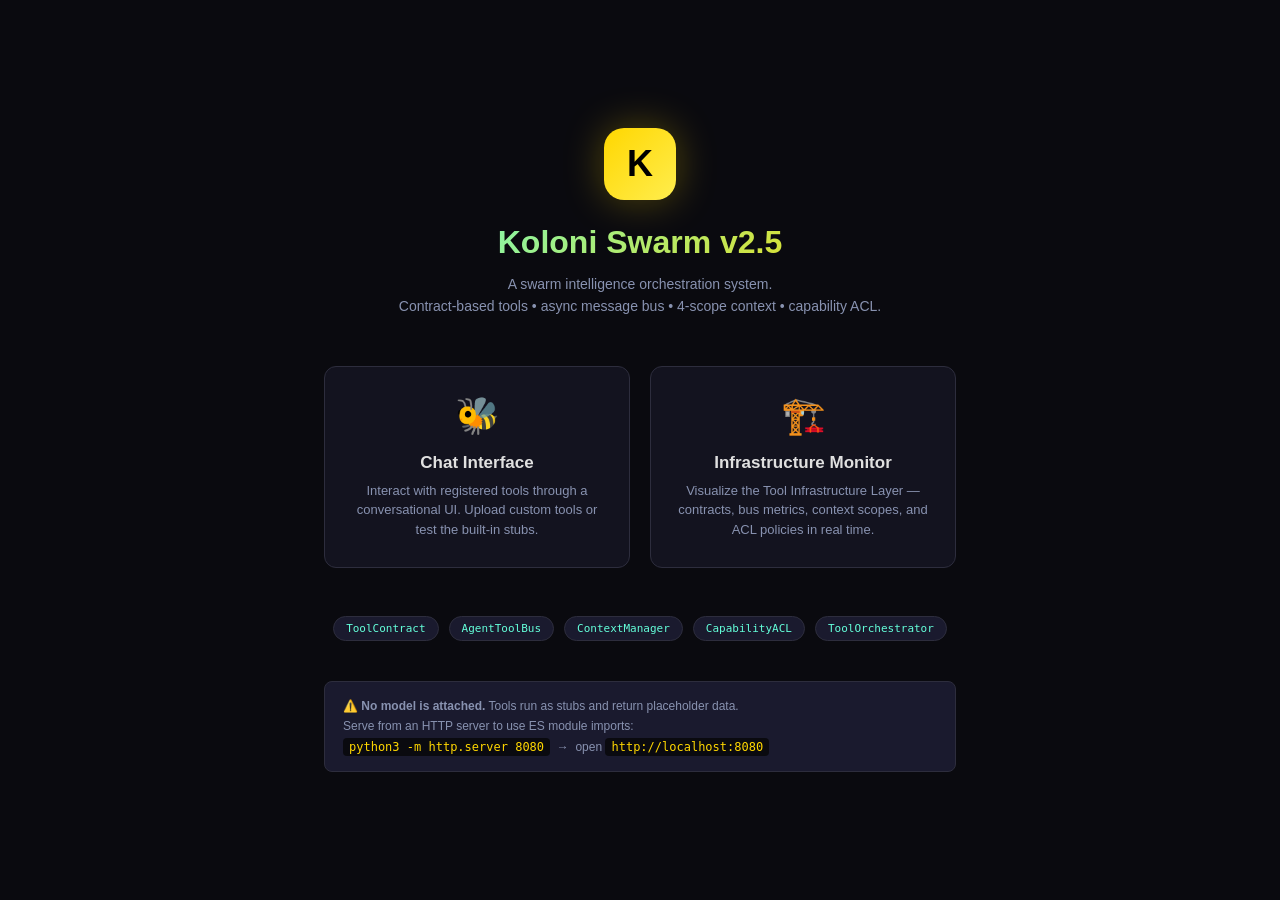
<file: index.html>
<!DOCTYPE html>
<html lang="en">
<head>
    <meta charset="UTF-8">
    <meta name="viewport" content="width=device-width, initial-scale=1.0">
    <title>Koloni Swarm v2.5</title>
    <link rel="stylesheet" href="./styles/variables.css">
    <style>
        * { margin: 0; padding: 0; box-sizing: border-box; }

        body {
            font-family: 'Segoe UI', Roboto, -apple-system, sans-serif;
            background: var(--bg-dark);
            color: var(--text-primary);
            min-height: 100vh;
            display: flex;
            align-items: center;
            justify-content: center;
        }

        .landing {
            text-align: center;
            max-width: 680px;
            padding: 40px 24px;
        }

        .logo-hex {
            width: 72px; height: 72px;
            background: linear-gradient(135deg, var(--queen-gold), #ffed4e);
            border-radius: 20px;
            display: flex; align-items: center; justify-content: center;
            font-size: 36px; font-weight: 900; color: #000;
            margin: 0 auto 24px;
            box-shadow: 0 0 40px rgba(255, 215, 0, 0.3);
        }

        h1 {
            font-size: 32px;
            font-weight: 700;
            background: linear-gradient(135deg, var(--accent), var(--queen-gold));
            -webkit-background-clip: text;
            -webkit-text-fill-color: transparent;
            background-clip: text;
            margin-bottom: 12px;
        }

        .subtitle {
            font-size: 14px;
            color: var(--text-secondary);
            margin-bottom: 48px;
            line-height: 1.6;
        }

        .views {
            display: grid;
            grid-template-columns: 1fr 1fr;
            gap: 20px;
            margin-bottom: 48px;
        }

        .view-card {
            background: var(--bg-panel);
            border: 1px solid var(--border-color);
            border-radius: 12px;
            padding: 28px 24px;
            text-decoration: none;
            color: var(--text-primary);
            transition: all 0.25s;
            display: block;
        }

        .view-card:hover {
            border-color: var(--accent);
            transform: translateY(-3px);
            box-shadow: 0 8px 32px rgba(100, 255, 218, 0.12);
        }

        .view-icon  { font-size: 36px; margin-bottom: 16px; }
        .view-title { font-size: 17px; font-weight: 700; margin-bottom: 8px; }
        .view-desc  { font-size: 13px; color: var(--text-secondary); line-height: 1.5; }

        .components {
            display: flex;
            flex-wrap: wrap;
            gap: 10px;
            justify-content: center;
            margin-bottom: 40px;
        }

        .chip {
            font-size: 11px;
            font-family: monospace;
            background: var(--bg-card);
            border: 1px solid var(--border-color);
            border-radius: 20px;
            padding: 5px 12px;
            color: var(--accent);
        }

        .notice {
            font-size: 12px;
            color: var(--text-secondary);
            background: var(--bg-card);
            border: 1px solid var(--border-color);
            border-radius: 8px;
            padding: 14px 18px;
            text-align: left;
            line-height: 1.7;
        }

        .notice code {
            font-family: monospace;
            background: var(--bg-dark);
            padding: 2px 6px;
            border-radius: 4px;
            color: var(--queen-gold);
        }
    </style>
</head>
<body>
<div class="landing">
    <div class="logo-hex">K</div>

    <h1>Koloni Swarm v2.5</h1>

    <p class="subtitle">
        A swarm intelligence orchestration system.<br>
        Contract-based tools &bull; async message bus &bull; 4-scope context &bull; capability ACL.
    </p>

    <div class="views">
        <a href="./chat.html" class="view-card">
            <div class="view-icon">🐝</div>
            <div class="view-title">Chat Interface</div>
            <div class="view-desc">
                Interact with registered tools through a conversational UI.
                Upload custom tools or test the built-in stubs.
            </div>
        </a>
        <a href="./infrastructure.html" class="view-card">
            <div class="view-icon">🏗️</div>
            <div class="view-title">Infrastructure Monitor</div>
            <div class="view-desc">
                Visualize the Tool Infrastructure Layer — contracts, bus metrics,
                context scopes, and ACL policies in real time.
            </div>
        </a>
    </div>

    <div class="components">
        <span class="chip">ToolContract</span>
        <span class="chip">AgentToolBus</span>
        <span class="chip">ContextManager</span>
        <span class="chip">CapabilityACL</span>
        <span class="chip">ToolOrchestrator</span>
    </div>

    <div class="notice">
        ⚠️ <strong>No model is attached.</strong>
        Tools run as stubs and return placeholder data.<br>
        Serve from an HTTP server to use ES module imports:<br>
        <code>python3 -m http.server 8080</code> &nbsp;→&nbsp; open <code>http://localhost:8080</code>
    </div>
</div>
</body>
</html>
</file>
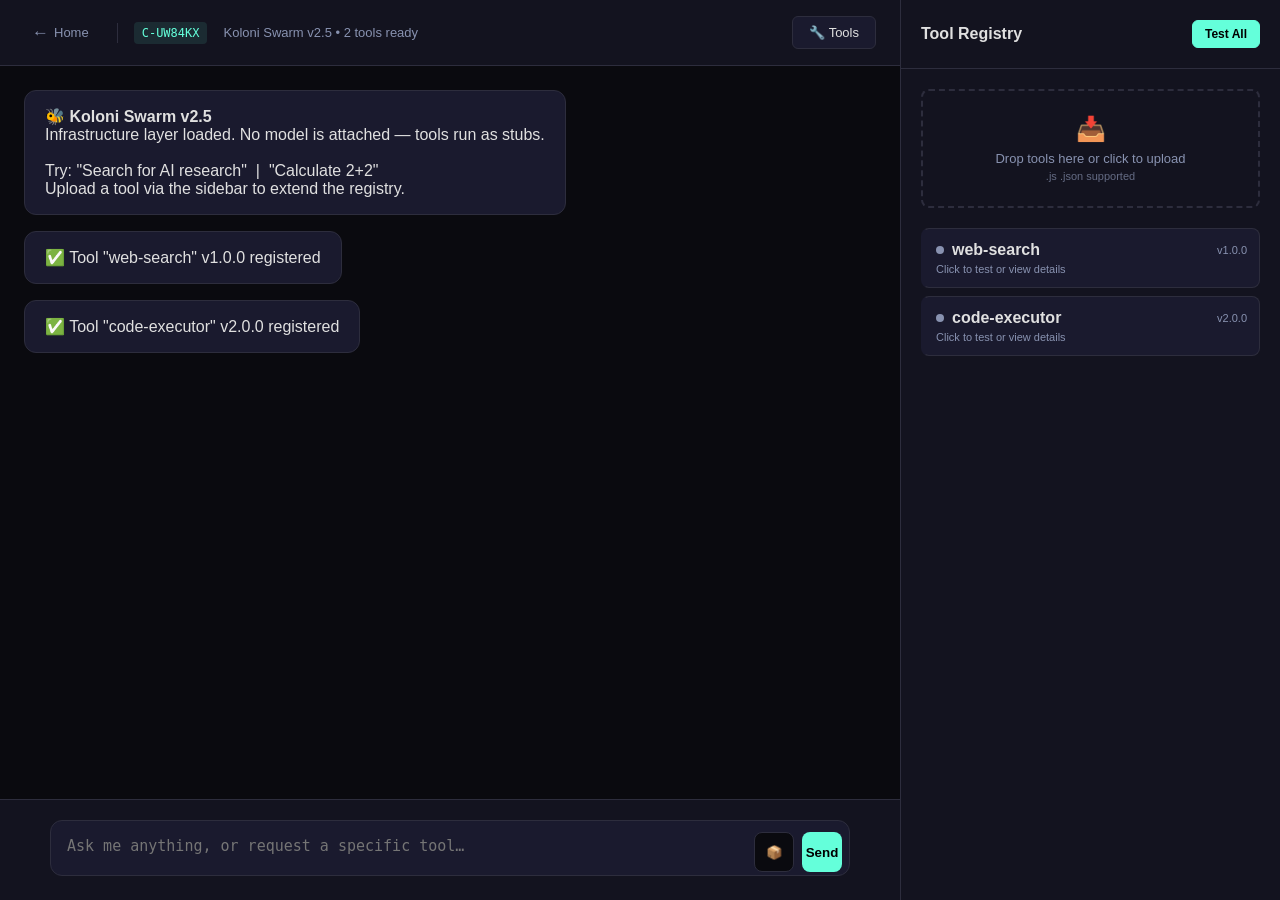
<file: chat.html>
<!DOCTYPE html>
<html lang="en">
<head>
    <meta charset="UTF-8">
    <meta name="viewport" content="width=device-width, initial-scale=1.0">
    <title>Koloni Swarm v2.5 — Chat</title>
    <link rel="stylesheet" href="./styles/common.css">
    <style>
        /* ── Layout ──────────────────────────────────────────── */
        .main-container {
            flex: 1;
            display: flex;
            flex-direction: column;
            position: relative;
        }

        /* ── Header ──────────────────────────────────────────── */
        .chat-header {
            background: var(--bg-panel);
            border-bottom: 1px solid var(--border-color);
            padding: 16px 24px;
            display: flex;
            justify-content: space-between;
            align-items: center;
        }

        .colony-info { display: flex; align-items: center; gap: 16px; }

        .colony-id {
            font-family: monospace;
            font-size: 12px;
            color: var(--accent);
            background: rgba(100, 255, 218, 0.1);
            padding: 4px 8px;
            border-radius: 4px;
        }

        /* ── Messages ────────────────────────────────────────── */
        .chat-messages {
            flex: 1;
            overflow-y: auto;
            padding: 24px;
            display: flex;
            flex-direction: column;
            gap: 16px;
        }

        .message {
            max-width: 80%;
            padding: 16px 20px;
            border-radius: 12px;
            animation: messageSlide 0.3s ease-out;
        }

        .message-user {
            align-self: flex-end;
            background: linear-gradient(135deg, var(--worker-blue), #3457c4);
            color: white;
        }

        .message-system {
            align-self: flex-start;
            background: var(--bg-card);
            border: 1px solid var(--border-color);
        }

        .message-tool {
            align-self: flex-start;
            background: rgba(0, 255, 127, 0.1);
            border: 1px solid var(--tool-active);
            font-family: monospace;
            font-size: 12px;
        }

        /* ── Input area ──────────────────────────────────────── */
        .input-container {
            background: var(--bg-panel);
            border-top: 1px solid var(--border-color);
            padding: 20px 24px;
        }

        .input-wrapper {
            max-width: 800px;
            margin: 0 auto;
            position: relative;
        }

        .chat-input {
            width: 100%;
            background: var(--bg-card);
            border: 1px solid var(--border-color);
            border-radius: 12px;
            padding: 16px 120px 16px 16px;
            color: var(--text-primary);
            font-size: 15px;
            resize: none;
            min-height: 56px;
        }

        .chat-input:focus { outline: none; border-color: var(--accent); }

        .input-actions {
            position: absolute;
            right: 8px;
            bottom: 8px;
            display: flex;
            gap: 8px;
        }

        .icon-btn {
            width: 40px;
            height: 40px;
            border: 1px solid var(--border-color);
            background: var(--bg-dark);
            color: var(--text-secondary);
            border-radius: 8px;
            cursor: pointer;
            display: flex;
            align-items: center;
            justify-content: center;
            transition: all 0.2s;
        }

        .icon-btn:hover         { border-color: var(--accent); color: var(--accent); }
        .icon-btn.send          { background: var(--accent); color: #000; border: none; font-weight: 600; }

        /* ── Tool Sidebar ────────────────────────────────────── */
        .tool-sidebar {
            width: 380px;
            background: var(--bg-panel);
            border-left: 1px solid var(--border-color);
            display: flex;
            flex-direction: column;
            overflow: hidden;
        }

        .tool-header {
            padding: 20px;
            border-bottom: 1px solid var(--border-color);
            font-weight: 600;
            display: flex;
            justify-content: space-between;
            align-items: center;
        }

        .upload-zone {
            margin: 20px;
            padding: 24px;
            border: 2px dashed var(--border-color);
            border-radius: 8px;
            text-align: center;
            cursor: pointer;
            transition: all 0.2s;
        }

        .upload-zone:hover,
        .upload-zone.drag-active {
            border-color: var(--accent);
            background: rgba(100, 255, 218, 0.05);
        }

        .tool-list {
            flex: 1;
            overflow-y: auto;
            padding: 0 20px;
        }

        .tool-card {
            background: var(--bg-card);
            border: 1px solid var(--border-color);
            border-radius: 8px;
            padding: 12px;
            margin-bottom: 8px;
            cursor: pointer;
            transition: all 0.2s;
            border-left: 3px solid transparent;
        }

        .tool-card:hover   { border-color: var(--accent); }
        .tool-card.active  { border-left-color: var(--tool-active); }
        .tool-card.error   { border-left-color: var(--tool-error); }

        /* ── Tool detail modal ───────────────────────────────── */
        .modal-overlay {
            position: fixed;
            inset: 0;
            background: rgba(0,0,0,0.8);
            display: none;
            align-items: center;
            justify-content: center;
            z-index: 1000;
        }

        .modal-overlay.active { display: flex; }

        .modal {
            background: var(--bg-panel);
            border: 1px solid var(--border-color);
            border-radius: 12px;
            width: 90%;
            max-width: 600px;
            max-height: 80vh;
            overflow-y: auto;
            padding: 24px;
        }
    </style>
</head>
<body>

<!-- ── Chat interface ─────────────────────────────────────────────────── -->
<main class="main-container">
    <header class="chat-header">
        <div class="colony-info">
            <a href="./index.html" style="display:flex;align-items:center;gap:5px;color:var(--text-secondary);text-decoration:none;font-size:13px;font-weight:500;padding:5px 8px;border-radius:6px;transition:all 0.2s;margin-right:4px;"
               onmouseover="this.style.background='rgba(255,255,255,0.05)';this.style.color='var(--text-primary)'"
               onmouseout="this.style.background='';this.style.color='var(--text-secondary)'">
                <span style="font-size:17px;">←</span> Home
            </a>
            <div style="width:1px;height:20px;background:var(--border-color);"></div>
            <div class="colony-id" id="colonyId">C-DEV-—</div>
            <div style="font-size: 13px; color: var(--text-secondary);">
                Koloni Swarm v2.5 &bull; <span id="activeToolCount">0</span> tools ready
            </div>
        </div>
        <button class="btn" onclick="toggleToolSidebar()">🔧 Tools</button>
    </header>

    <div class="chat-messages" id="chatMessages">
        <div class="message message-system">
            <strong>🐝 Koloni Swarm v2.5</strong><br>
            Infrastructure layer loaded. No model is attached — tools run as stubs.<br><br>
            Try: "Search for AI research" &nbsp;|&nbsp; "Calculate 2+2"<br>
            Upload a tool via the sidebar to extend the registry.
        </div>
    </div>

    <div class="input-container">
        <div class="input-wrapper">
            <textarea class="chat-input" id="chatInput"
                placeholder="Ask me anything, or request a specific tool…" rows="1"></textarea>
            <div class="input-actions">
                <button class="icon-btn" title="Upload Tool"
                    onclick="document.getElementById('fileInput').click()">📦</button>
                <button class="icon-btn send" onclick="submitQuery()">Send</button>
            </div>
        </div>
    </div>
</main>

<!-- ── Tool sidebar ───────────────────────────────────────────────────── -->
<aside class="tool-sidebar" id="toolSidebar">
    <div class="tool-header">
        <div>Tool Registry</div>
        <button class="btn btn-accent" onclick="runAllTests()" style="font-size: 12px; padding: 6px 12px;">
            Test All
        </button>
    </div>

    <div class="upload-zone" id="uploadZone"
         onclick="document.getElementById('fileInput').click()">
        <div style="font-size: 24px; margin-bottom: 8px;">📥</div>
        <div style="font-size: 13px; color: var(--text-secondary);">Drop tools here or click to upload</div>
        <div style="font-size: 11px; color: var(--text-secondary); opacity: 0.7; margin-top: 4px;">.js .json supported</div>
    </div>

    <input type="file" id="fileInput" class="hidden" multiple accept=".js,.json"
           onchange="handleFiles(this.files)">

    <div class="tool-list" id="toolList">
        <div style="text-align: center; color: var(--text-secondary); padding: 40px; font-size: 13px;">
            No tools registered yet.<br>Upload a tool to get started.
        </div>
    </div>
</aside>

<!-- ── Tool detail modal ──────────────────────────────────────────────── -->
<div class="modal-overlay" id="toolModal">
    <div class="modal">
        <div style="display: flex; justify-content: space-between; align-items: center; margin-bottom: 20px;">
            <h3 id="modalToolName">Tool Details</h3>
            <button onclick="closeModal()"
                style="background: none; border: none; color: var(--text-secondary); font-size: 20px; cursor: pointer;">×</button>
        </div>
        <div id="modalContent"></div>
    </div>
</div>

<script type="module">
import { ToolContract }     from './src/core/ToolContract.js';
import { ContextManager }   from './src/core/ContextManager.js';
import { AgentToolBus }     from './src/core/AgentToolBus.js';
import { CapabilityACL }    from './src/core/CapabilityACL.js';
import { ToolOrchestrator } from './src/core/ToolOrchestrator.js';

// ── Infrastructure (no bus — direct execution for real stub results) ──────
const context      = new ContextManager();
const acl          = new CapabilityACL();
const orchestrator = new ToolOrchestrator(null, context, acl); // null bus → direct

// Shared tool registry (also used by sidebar UI)
const toolRegistry = new Map(); // id → ToolContract

// ── Chat state ────────────────────────────────────────────────────────────
const colonyId = `C-${Math.random().toString(36).substr(2, 6).toUpperCase()}`;
document.getElementById('colonyId').textContent = colonyId;

// Seed context for worker agent
context.set('agent_id',     colonyId,                 'agent');
context.set('agent_claims', acl.generateClaims('worker'), 'agent');

// ── Register a tool (contract + orchestrator + UI) ────────────────────────
function registerTool(spec) {
    try {
        const contract = new ToolContract(spec);
        orchestrator.registerContract(contract);
        toolRegistry.set(spec.id, contract);
        renderToolList();
        document.getElementById('activeToolCount').textContent = toolRegistry.size;
        addMessage(`✅ Tool "${spec.id}" v${spec.version} registered`, 'system');
    } catch (err) {
        addMessage(`❌ Failed to register tool: ${err.message}`, 'system');
    }
}

// ── Built-in stub tools ───────────────────────────────────────────────────
// No model is attached — stubs return placeholder data.
// Replace execute() bodies when real integrations are added.

registerTool({
    id: 'web-search', version: '1.0.0', schema: 'koloni-tool-v1',
    input:  { type: 'object', required: ['query'] },
    output: { type: 'object' },
    timeout: 10000,
    execute: async (input) => ({
        results: [`[stub] Results for: "${input.query}"`, 'Connect a model to get real results.'],
        sources: [],
    }),
});

registerTool({
    id: 'code-executor', version: '2.0.0', schema: 'koloni-tool-v1',
    input:  { type: 'object', required: ['code'] },
    output: { type: 'object' },
    timeout: 5000,
    execute: async (input) => ({
        stdout: `[stub] Would execute: ${input.code}`,
        stderr: '',
        exitCode: 0,
    }),
});

// ── Chat interaction ──────────────────────────────────────────────────────
async function submitQuery() {
    const textarea = document.getElementById('chatInput');
    const text     = textarea.value.trim();
    if (!text) return;

    addMessage(text, 'user');
    textarea.value = '';

    const toolId = detectIntent(text);
    if (toolId && toolRegistry.has(toolId)) {
        await executeToolWorkflow(toolId, text);
    } else {
        setTimeout(() => {
            addMessage(
                `Received: "${text}"\n\nNo matching tool found. Try:\n• "Search for [topic]"\n• "Calculate [expression]"`,
                'system'
            );
        }, 300);
    }
}

function detectIntent(text) {
    const t = text.toLowerCase();
    if (t.match(/search|find|look up/))             return 'web-search';
    if (t.match(/calculate|compute|run|execute/))   return 'code-executor';
    return null;
}

async function executeToolWorkflow(toolId, userInput) {
    addMessage(`🔧 Routing to ${toolId}…`, 'system');
    try {
        const input  = buildInput(toolId, userInput);
        const result = await orchestrator.execute(colonyId, toolId, input);
        addMessage(JSON.stringify(result, null, 2), 'tool');
        context.set(`${toolId}_last_result`, result, 'colony');
    } catch (err) {
        addMessage(`❌ Tool Error: ${err.message}`, 'system');
    }
}

function buildInput(toolId, text) {
    if (toolId === 'web-search')    return { query: text.replace(/search for|look up|find/gi, '').trim() };
    if (toolId === 'code-executor') return { code: text, language: 'javascript' };
    return { input: text };
}

function addMessage(content, type) {
    const container = document.getElementById('chatMessages');
    const msg = document.createElement('div');
    msg.className = `message message-${type}`;
    msg.innerHTML = type === 'tool'
        ? `<div style="font-weight:600;margin-bottom:8px;color:var(--tool-active);">⚡ Tool Output</div>
           <pre style="margin:0;white-space:pre-wrap;">${content}</pre>`
        : content;
    container.appendChild(msg);
    container.scrollTop = container.scrollHeight;
}

// ── File upload ───────────────────────────────────────────────────────────
function handleFiles(files) {
    Array.from(files).forEach(file => {
        const reader = new FileReader();
        reader.onload = (e) => {
            try {
                const spec = parseToolFile(e.target.result, file.name);
                registerTool(spec);
            } catch (err) {
                addMessage(`❌ Failed to load ${file.name}: ${err.message}`, 'system');
            }
        };
        reader.readAsText(file);
    });
}

function parseToolFile(content, filename) {
    // Try to parse as JSON spec first
    if (filename.endsWith('.json')) {
        const spec = JSON.parse(content);
        // execute must be added separately; JSON tools are metadata-only for now
        spec.execute = async (input) => ({ result: '[stub] JSON tool — add execute logic' });
        return spec;
    }

    // .js file: wrap content as execute body (koloni-tool-v1 spec required in comments or auto-generated)
    const name = filename.replace(/\.[^/.]+$/, '');
    return {
        id:      name,
        version: '1.0.0',
        schema:  'koloni-tool-v1',
        input:   { type: 'object', required: ['input'] },
        output:  { type: 'object' },
        timeout: 5000,
        // NOTE: new Function executes uploaded JS — only use trusted sources.
        execute: new Function('input', 'context', `return (async()=>{ ${content} })()`),
    };
}

// ── Sidebar UI ────────────────────────────────────────────────────────────
function renderToolList() {
    const list = document.getElementById('toolList');
    if (toolRegistry.size === 0) {
        list.innerHTML = `<div style="text-align:center;color:var(--text-secondary);padding:40px;font-size:13px;">
            No tools registered yet.<br>Upload a tool to get started.</div>`;
        return;
    }

    list.innerHTML = '';
    toolRegistry.forEach((contract, id) => {
        const card = document.createElement('div');
        card.className = `tool-card ${contract.status}`;
        card.innerHTML = `
            <div style="display:flex;align-items:center;margin-bottom:4px;">
                <span class="status-dot ${contract.status === 'active' ? 'ready' : ''}"></span>
                <strong style="margin-left:8px;">${id}</strong>
                <span style="margin-left:auto;font-size:11px;color:var(--text-secondary);">v${contract.spec.version}</span>
            </div>
            <div style="font-size:11px;color:var(--text-secondary);">Click to test or view details</div>`;
        card.onclick = () => showToolDetails(id);
        list.appendChild(card);
    });
}

function showToolDetails(id) {
    const contract = toolRegistry.get(id);
    document.getElementById('modalToolName').textContent = id;
    document.getElementById('modalContent').innerHTML = `
        <div style="margin-bottom:16px;">
            <div style="font-size:11px;color:var(--text-secondary);margin-bottom:4px;">Status</div>
            <div style="font-weight:600;color:var(--text-secondary);">${(contract.status || 'inactive').toUpperCase()}</div>
        </div>
        <div style="margin-bottom:16px;">
            <div style="font-size:11px;color:var(--text-secondary);margin-bottom:4px;">Input Schema</div>
            <pre class="code-block">${JSON.stringify(contract.spec.input, null, 2)}</pre>
        </div>
        <button class="btn btn-accent" onclick="testTool('${id}')"
            style="width:100%;padding:12px;margin-bottom:8px;justify-content:center;">Test Tool</button>
        <button onclick="deleteTool('${id}')"
            style="width:100%;padding:12px;background:rgba(255,71,87,0.2);border:1px solid var(--tool-error);
                   color:var(--tool-error);border-radius:6px;cursor:pointer;">Remove Tool</button>`;
    document.getElementById('toolModal').classList.add('active');
}

async function testTool(id) {
    const contract = toolRegistry.get(id);
    try {
        const result = await contract.execute({ input: 'test', query: 'test', code: 'console.log("test")' }, context);
        alert(`✅ Test passed!\n\n${JSON.stringify(result, null, 2)}`);
        contract.status = 'active';
    } catch (err) {
        alert(`❌ Test failed: ${err.message}`);
        contract.status = 'error';
    }
    renderToolList();
}

async function runAllTests() {
    for (const [id, contract] of toolRegistry) {
        try {
            await contract.execute({ input: 'test', query: 'test', code: 'test' }, context);
            contract.status = 'active';
        } catch {
            contract.status = 'error';
        }
    }
    renderToolList();
    addMessage(`🧪 Tested ${toolRegistry.size} tool(s). Check sidebar for results.`, 'system');
}

function deleteTool(id) {
    toolRegistry.delete(id);
    orchestrator.contracts.delete(id);
    document.getElementById('activeToolCount').textContent = toolRegistry.size;
    closeModal();
    renderToolList();
    addMessage(`🗑️ Tool "${id}" removed from registry`, 'system');
}

function closeModal() { document.getElementById('toolModal').classList.remove('active'); }

function toggleToolSidebar() {
    const sb = document.getElementById('toolSidebar');
    sb.style.display = sb.style.display === 'none' ? 'flex' : 'none';
}

// ── Drag-and-drop ─────────────────────────────────────────────────────────
const uploadZone = document.getElementById('uploadZone');
uploadZone.addEventListener('dragover',  (e) => { e.preventDefault(); uploadZone.classList.add('drag-active'); });
uploadZone.addEventListener('dragleave', ()  => uploadZone.classList.remove('drag-active'));
uploadZone.addEventListener('drop',      (e) => {
    e.preventDefault();
    uploadZone.classList.remove('drag-active');
    handleFiles(e.dataTransfer.files);
});

// ── Enter to send ─────────────────────────────────────────────────────────
document.getElementById('chatInput').addEventListener('keypress', (e) => {
    if (e.key === 'Enter' && !e.shiftKey) { e.preventDefault(); submitQuery(); }
});

// Expose globals needed by inline onclick handlers
window.toggleToolSidebar = toggleToolSidebar;
window.handleFiles       = handleFiles;
window.submitQuery       = submitQuery;
window.closeModal        = closeModal;
window.showToolDetails   = showToolDetails;
window.testTool          = testTool;
window.deleteTool        = deleteTool;
window.runAllTests       = runAllTests;
</script>
</body>
</html>
</file>
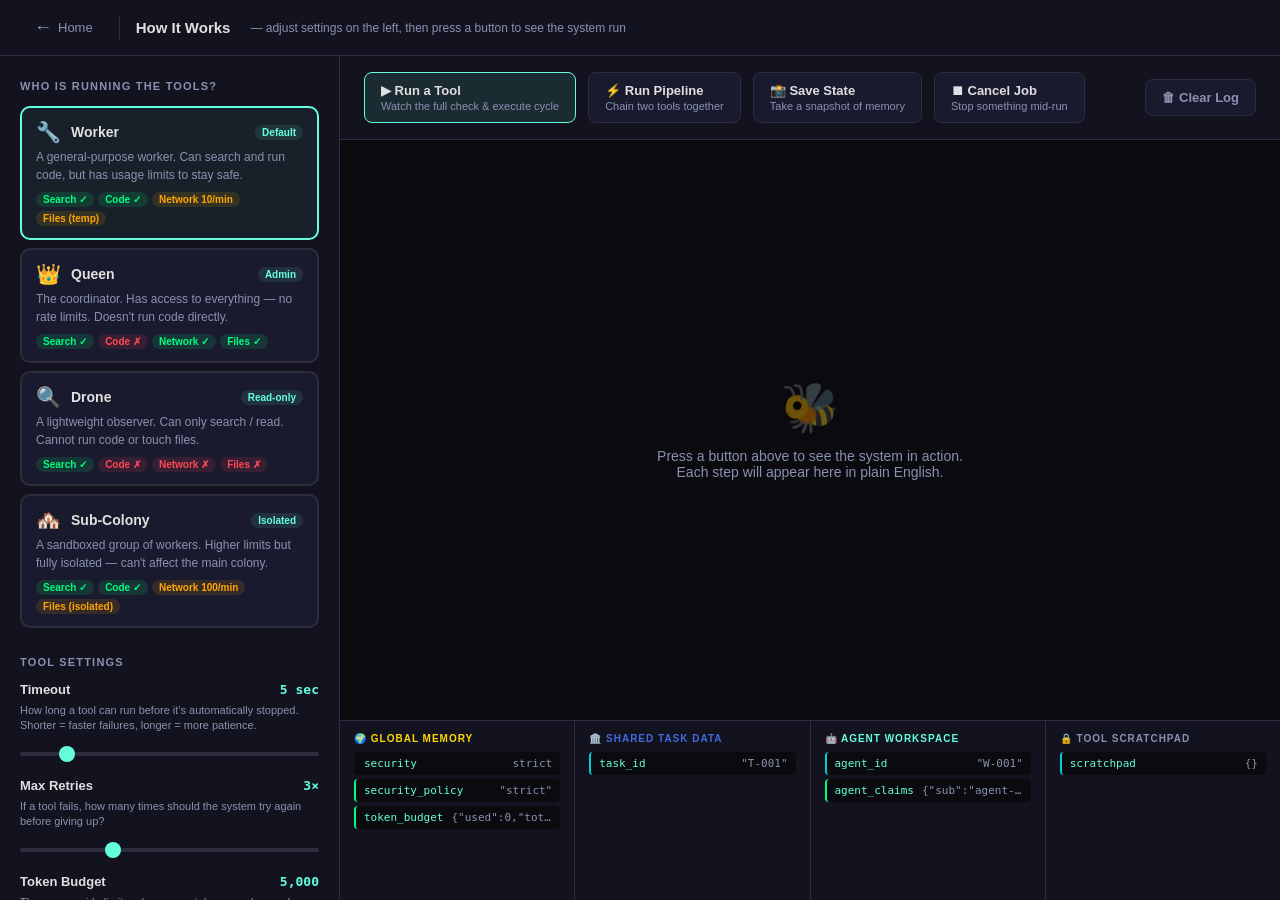
<file: infrastructure.html>
<!DOCTYPE html>
<html lang="en">
<head>
    <meta charset="UTF-8">
    <meta name="viewport" content="width=device-width, initial-scale=1.0">
    <title>Koloni — How It Works</title>
    <link rel="stylesheet" href="./styles/variables.css">
    <style>
        * { margin: 0; padding: 0; box-sizing: border-box; }

        body {
            font-family: 'Segoe UI', Roboto, -apple-system, sans-serif;
            background: var(--bg-dark);
            color: var(--text-primary);
            height: 100vh;
            overflow: hidden;
            display: flex;
            flex-direction: column;
        }

        /* ── Top bar ─────────────────────────────────────────── */
        .topbar {
            background: var(--bg-panel);
            border-bottom: 1px solid var(--border-color);
            padding: 0 24px;
            height: 56px;
            display: flex;
            align-items: center;
            gap: 16px;
            flex-shrink: 0;
        }

        .back-btn {
            display: flex;
            align-items: center;
            gap: 6px;
            color: var(--text-secondary);
            text-decoration: none;
            font-size: 13px;
            font-weight: 500;
            padding: 6px 10px;
            border-radius: 6px;
            transition: all 0.2s;
        }

        .back-btn:hover {
            background: rgba(255,255,255,0.05);
            color: var(--text-primary);
        }

        .back-arrow { font-size: 18px; }

        .topbar-title {
            font-weight: 700;
            font-size: 15px;
        }

        .topbar-sub {
            font-size: 12px;
            color: var(--text-secondary);
            margin-left: 4px;
        }

        /* ── Main layout ─────────────────────────────────────── */
        .layout {
            flex: 1;
            display: flex;
            overflow: hidden;
        }

        /* ── Settings sidebar ────────────────────────────────── */
        .settings-panel {
            width: 340px;
            background: var(--bg-panel);
            border-right: 1px solid var(--border-color);
            overflow-y: auto;
            padding: 24px 20px;
            flex-shrink: 0;
        }

        .section-label {
            font-size: 11px;
            text-transform: uppercase;
            letter-spacing: 1.2px;
            font-weight: 700;
            color: var(--text-secondary);
            margin-bottom: 14px;
            margin-top: 28px;
        }

        .section-label:first-child { margin-top: 0; }

        /* Agent picker */
        .agent-cards {
            display: flex;
            flex-direction: column;
            gap: 8px;
        }

        .agent-card {
            border: 2px solid var(--border-color);
            border-radius: 10px;
            padding: 12px 14px;
            cursor: pointer;
            transition: all 0.2s;
            background: var(--bg-card);
        }

        .agent-card:hover  { border-color: var(--accent); }
        .agent-card.active { border-color: var(--accent); background: rgba(100,255,218,0.06); }

        .agent-card-header {
            display: flex;
            align-items: center;
            gap: 10px;
            margin-bottom: 4px;
        }

        .agent-emoji { font-size: 20px; }

        .agent-name {
            font-weight: 700;
            font-size: 14px;
        }

        .agent-badge {
            margin-left: auto;
            font-size: 10px;
            font-weight: 600;
            padding: 2px 7px;
            border-radius: 10px;
            background: rgba(100,255,218,0.1);
            color: var(--accent);
        }

        .agent-desc {
            font-size: 12px;
            color: var(--text-secondary);
            line-height: 1.5;
        }

        .agent-perms {
            display: flex;
            flex-wrap: wrap;
            gap: 4px;
            margin-top: 8px;
        }

        .perm-tag {
            font-size: 10px;
            padding: 2px 7px;
            border-radius: 10px;
            font-weight: 600;
        }

        .perm-tag.yes { background: rgba(0,255,127,0.12); color: var(--tool-active); }
        .perm-tag.no  { background: rgba(255,71,87,0.12);  color: var(--tool-error); }
        .perm-tag.lim { background: rgba(255,165,0,0.12);  color: #ffa502; }

        /* Parameter sliders */
        .param-row {
            margin-bottom: 18px;
        }

        .param-header {
            display: flex;
            justify-content: space-between;
            align-items: baseline;
            margin-bottom: 6px;
        }

        .param-name {
            font-size: 13px;
            font-weight: 600;
        }

        .param-value {
            font-size: 13px;
            font-family: monospace;
            color: var(--accent);
            font-weight: 700;
        }

        .param-desc {
            font-size: 11px;
            color: var(--text-secondary);
            margin-bottom: 8px;
            line-height: 1.4;
        }

        input[type="range"] {
            -webkit-appearance: none;
            width: 100%;
            height: 4px;
            background: var(--border-color);
            border-radius: 2px;
            outline: none;
        }

        input[type="range"]::-webkit-slider-thumb {
            -webkit-appearance: none;
            width: 16px;
            height: 16px;
            border-radius: 50%;
            background: var(--accent);
            cursor: pointer;
        }

        /* Forbidden combinations */
        .forbidden-item {
            background: var(--bg-card);
            border: 1px solid var(--border-color);
            border-left: 3px solid var(--tool-error);
            border-radius: 6px;
            padding: 10px 12px;
            margin-bottom: 8px;
            font-size: 12px;
        }

        .forbidden-title {
            font-weight: 600;
            color: var(--tool-error);
            margin-bottom: 3px;
            font-size: 11px;
        }

        .forbidden-desc {
            color: var(--text-secondary);
            line-height: 1.4;
        }

        /* ── Main area ───────────────────────────────────────── */
        .main-area {
            flex: 1;
            display: flex;
            flex-direction: column;
            overflow: hidden;
        }

        .run-bar {
            background: var(--bg-panel);
            border-bottom: 1px solid var(--border-color);
            padding: 16px 24px;
            display: flex;
            gap: 12px;
            align-items: center;
            flex-wrap: wrap;
        }

        .run-btn {
            display: flex;
            flex-direction: column;
            align-items: flex-start;
            gap: 2px;
            padding: 10px 16px;
            border: 1px solid var(--border-color);
            background: var(--bg-card);
            border-radius: 8px;
            cursor: pointer;
            transition: all 0.2s;
            min-width: 150px;
        }

        .run-btn:hover { border-color: var(--accent); background: rgba(100,255,218,0.06); }
        .run-btn.primary { border-color: var(--accent); background: rgba(100,255,218,0.1); }

        .run-btn-label {
            font-size: 13px;
            font-weight: 700;
            color: var(--text-primary);
            display: flex;
            align-items: center;
            gap: 6px;
        }

        .run-btn-desc {
            font-size: 11px;
            color: var(--text-secondary);
            text-align: left;
        }

        /* ── Event log ───────────────────────────────────────── */
        .log-area {
            flex: 1;
            overflow-y: auto;
            padding: 20px 24px;
            display: flex;
            flex-direction: column;
            gap: 10px;
        }

        .log-empty {
            display: flex;
            flex-direction: column;
            align-items: center;
            justify-content: center;
            height: 100%;
            color: var(--text-secondary);
            text-align: center;
            gap: 12px;
        }

        .log-empty-icon { font-size: 48px; opacity: 0.4; }
        .log-empty-text { font-size: 14px; }

        /* Step flow diagram */
        .pipeline-diagram {
            display: flex;
            align-items: center;
            gap: 0;
            margin-bottom: 4px;
            flex-wrap: wrap;
        }

        .pipeline-step {
            display: flex;
            align-items: center;
            gap: 6px;
            background: var(--bg-card);
            border: 1px solid var(--border-color);
            border-radius: 6px;
            padding: 6px 10px;
            font-size: 11px;
            font-weight: 600;
        }

        .pipeline-step.active {
            border-color: var(--accent);
            color: var(--accent);
            background: rgba(100,255,218,0.08);
        }

        .pipeline-arrow {
            color: var(--border-color);
            font-size: 14px;
            padding: 0 4px;
        }

        /* Log events */
        .log-event {
            background: var(--bg-card);
            border: 1px solid var(--border-color);
            border-radius: 8px;
            padding: 14px 16px;
            animation: fadeSlide 0.3s ease-out;
            border-left: 3px solid var(--border-color);
        }

        .log-event.validate { border-left-color: #ffd700; }
        .log-event.execute  { border-left-color: var(--worker-blue); }
        .log-event.complete { border-left-color: var(--tool-active); }
        .log-event.error    { border-left-color: var(--tool-error); }
        .log-event.cancel   { border-left-color: var(--tool-error); }
        .log-event.snapshot { border-left-color: #ffd700; }
        .log-event.info     { border-left-color: var(--text-secondary); }

        @keyframes fadeSlide {
            from { opacity: 0; transform: translateY(8px); }
            to   { opacity: 1; transform: translateY(0); }
        }

        .log-event-header {
            display: flex;
            align-items: center;
            gap: 10px;
            margin-bottom: 4px;
        }

        .log-badge {
            font-size: 10px;
            font-weight: 700;
            text-transform: uppercase;
            letter-spacing: 0.5px;
            padding: 2px 7px;
            border-radius: 4px;
            background: var(--bg-elevated);
        }

        .log-badge.validate { color: #ffd700; }
        .log-badge.execute  { color: #7a9fff; }
        .log-badge.complete { color: var(--tool-active); }
        .log-badge.error    { color: var(--tool-error); }
        .log-badge.cancel   { color: var(--tool-error); }
        .log-badge.snapshot { color: #ffd700; }
        .log-badge.info     { color: var(--text-secondary); }

        .log-time {
            margin-left: auto;
            font-size: 11px;
            color: var(--text-secondary);
            font-family: monospace;
        }

        .log-title {
            font-size: 14px;
            font-weight: 600;
            margin-bottom: 2px;
        }

        .log-body {
            font-size: 12px;
            color: var(--text-secondary);
            line-height: 1.5;
        }

        /* ── Context strip at bottom ─────────────────────────── */
        .context-strip {
            background: var(--bg-panel);
            border-top: 1px solid var(--border-color);
            display: flex;
            height: 180px;
            flex-shrink: 0;
        }

        .ctx-bucket {
            flex: 1;
            border-right: 1px solid var(--border-color);
            padding: 12px 14px;
            overflow-y: auto;
        }

        .ctx-bucket:last-child { border-right: none; }

        .ctx-bucket-title {
            font-size: 10px;
            text-transform: uppercase;
            letter-spacing: 1px;
            font-weight: 700;
            margin-bottom: 8px;
            display: flex;
            align-items: center;
            gap: 6px;
        }

        .ctx-bucket-title.global  { color: var(--queen-gold); }
        .ctx-bucket-title.colony  { color: var(--worker-blue); }
        .ctx-bucket-title.agent   { color: var(--accent); }
        .ctx-bucket-title.private { color: var(--text-secondary); }

        .ctx-entry {
            background: var(--bg-dark);
            border-radius: 4px;
            padding: 5px 8px;
            margin-bottom: 4px;
            font-size: 11px;
            font-family: monospace;
            display: flex;
            justify-content: space-between;
            align-items: center;
            gap: 8px;
            border-left: 2px solid transparent;
            animation: none;
        }

        .ctx-entry.new      { border-left-color: var(--tool-active); animation: ctxIn 2s ease-out; }
        .ctx-entry.modified { border-left-color: var(--tool-busy); }

        @keyframes ctxIn {
            0%   { background: rgba(0,255,127,0.2); }
            100% { background: var(--bg-dark); }
        }

        .ctx-key   { color: var(--accent); white-space: nowrap; }
        .ctx-val   { color: var(--text-secondary); overflow: hidden; text-overflow: ellipsis; white-space: nowrap; max-width: 110px; }

        /* scrollbar */
        ::-webkit-scrollbar       { width: 5px; height: 5px; }
        ::-webkit-scrollbar-track { background: transparent; }
        ::-webkit-scrollbar-thumb { background: var(--border-color); border-radius: 3px; }

        /* bg-elevated used in log badges */
        .bg-elevated { background: var(--bg-elevated); }
    </style>
</head>
<body>

<!-- ── Top navigation bar ────────────────────────────────────────────── -->
<nav class="topbar">
    <a href="./index.html" class="back-btn">
        <span class="back-arrow">←</span> Home
    </a>
    <div style="width:1px;height:24px;background:var(--border-color);"></div>
    <span class="topbar-title">How It Works</span>
    <span class="topbar-sub">— adjust settings on the left, then press a button to see the system run</span>
</nav>

<div class="layout">

    <!-- ── Settings sidebar ──────────────────────────────────────────── -->
    <aside class="settings-panel">

        <!-- Agent type -->
        <div class="section-label">Who is running the tools?</div>
        <div class="agent-cards" id="agentCards">

            <div class="agent-card active" data-type="worker">
                <div class="agent-card-header">
                    <span class="agent-emoji">🔧</span>
                    <span class="agent-name">Worker</span>
                    <span class="agent-badge">Default</span>
                </div>
                <div class="agent-desc">A general-purpose worker. Can search and run code, but has usage limits to stay safe.</div>
                <div class="agent-perms">
                    <span class="perm-tag yes">Search ✓</span>
                    <span class="perm-tag yes">Code ✓</span>
                    <span class="perm-tag lim">Network 10/min</span>
                    <span class="perm-tag lim">Files (temp)</span>
                </div>
            </div>

            <div class="agent-card" data-type="queen">
                <div class="agent-card-header">
                    <span class="agent-emoji">👑</span>
                    <span class="agent-name">Queen</span>
                    <span class="agent-badge">Admin</span>
                </div>
                <div class="agent-desc">The coordinator. Has access to everything — no rate limits. Doesn't run code directly.</div>
                <div class="agent-perms">
                    <span class="perm-tag yes">Search ✓</span>
                    <span class="perm-tag no">Code ✗</span>
                    <span class="perm-tag yes">Network ✓</span>
                    <span class="perm-tag yes">Files ✓</span>
                </div>
            </div>

            <div class="agent-card" data-type="drone">
                <div class="agent-card-header">
                    <span class="agent-emoji">🔍</span>
                    <span class="agent-name">Drone</span>
                    <span class="agent-badge">Read-only</span>
                </div>
                <div class="agent-desc">A lightweight observer. Can only search / read. Cannot run code or touch files.</div>
                <div class="agent-perms">
                    <span class="perm-tag yes">Search ✓</span>
                    <span class="perm-tag no">Code ✗</span>
                    <span class="perm-tag no">Network ✗</span>
                    <span class="perm-tag no">Files ✗</span>
                </div>
            </div>

            <div class="agent-card" data-type="subcolony">
                <div class="agent-card-header">
                    <span class="agent-emoji">🏘️</span>
                    <span class="agent-name">Sub-Colony</span>
                    <span class="agent-badge">Isolated</span>
                </div>
                <div class="agent-desc">A sandboxed group of workers. Higher limits but fully isolated — can't affect the main colony.</div>
                <div class="agent-perms">
                    <span class="perm-tag yes">Search ✓</span>
                    <span class="perm-tag yes">Code ✓</span>
                    <span class="perm-tag lim">Network 100/min</span>
                    <span class="perm-tag lim">Files (isolated)</span>
                </div>
            </div>

        </div>

        <!-- Tool settings -->
        <div class="section-label">Tool settings</div>

        <div class="param-row">
            <div class="param-header">
                <span class="param-name">Timeout</span>
                <span class="param-value" id="timeoutDisplay">5 sec</span>
            </div>
            <div class="param-desc">How long a tool can run before it's automatically stopped. Shorter = faster failures, longer = more patience.</div>
            <input type="range" id="timeoutSlider" min="1" max="30" value="5" step="1">
        </div>

        <div class="param-row">
            <div class="param-header">
                <span class="param-name">Max Retries</span>
                <span class="param-value" id="retriesDisplay">3×</span>
            </div>
            <div class="param-desc">If a tool fails, how many times should the system try again before giving up?</div>
            <input type="range" id="retriesSlider" min="0" max="10" value="3" step="1">
        </div>

        <div class="param-row">
            <div class="param-header">
                <span class="param-name">Token Budget</span>
                <span class="param-value" id="budgetDisplay">5,000</span>
            </div>
            <div class="param-desc">The swarm-wide limit on how many tokens can be used. Shared across all agents.</div>
            <input type="range" id="budgetSlider" min="1000" max="20000" value="5000" step="500">
        </div>

        <!-- Safety rules -->
        <div class="section-label">Safety rules (always enforced)</div>

        <div class="forbidden-item">
            <div class="forbidden-title">🚫 Network + Code Execution</div>
            <div class="forbidden-desc">A tool can't access the internet AND run code at the same time — prevents data from being secretly sent out.</div>
        </div>

        <div class="forbidden-item">
            <div class="forbidden-title">🚫 File Write + Spawn Sub-Colony</div>
            <div class="forbidden-desc">Can't write files and spawn new agents together — prevents one agent from poisoning others.</div>
        </div>

        <div class="forbidden-item">
            <div class="forbidden-title">🚫 Research + Email Send</div>
            <div class="forbidden-desc">Can't look things up and send email in one step — prevents automated phishing.</div>
        </div>

    </aside>

    <!-- ── Main content ───────────────────────────────────────────────── -->
    <div class="main-area">

        <!-- Action buttons -->
        <div class="run-bar">
            <button class="run-btn primary" id="btnSimulate">
                <span class="run-btn-label">▶ Run a Tool</span>
                <span class="run-btn-desc">Watch the full check &amp; execute cycle</span>
            </button>
            <button class="run-btn" id="btnPipeline">
                <span class="run-btn-label">⚡ Run Pipeline</span>
                <span class="run-btn-desc">Chain two tools together</span>
            </button>
            <button class="run-btn" id="btnSnapshot">
                <span class="run-btn-label">📸 Save State</span>
                <span class="run-btn-desc">Take a snapshot of memory</span>
            </button>
            <button class="run-btn" id="btnCancel">
                <span class="run-btn-label">⏹ Cancel Job</span>
                <span class="run-btn-desc">Stop something mid-run</span>
            </button>
            <button class="run-btn" id="btnClear" style="margin-left:auto;min-width:auto;">
                <span class="run-btn-label" style="color:var(--text-secondary);">🗑 Clear Log</span>
            </button>
        </div>

        <!-- Event log -->
        <div class="log-area" id="logArea">
            <div class="log-empty" id="logEmpty">
                <span class="log-empty-icon">🐝</span>
                <span class="log-empty-text">Press a button above to see the system in action.<br>Each step will appear here in plain English.</span>
            </div>
        </div>

        <!-- Context memory strip -->
        <div class="context-strip">
            <div class="ctx-bucket">
                <div class="ctx-bucket-title global">🌍 Global Memory</div>
                <div id="globalCtx">
                    <div class="ctx-entry"><span class="ctx-key">security</span><span class="ctx-val">strict</span></div>
                </div>
            </div>
            <div class="ctx-bucket">
                <div class="ctx-bucket-title colony">🏛️ Shared Task Data</div>
                <div id="colonyCtx">
                    <div class="ctx-entry"><span class="ctx-key">task_id</span><span class="ctx-val">T-001</span></div>
                </div>
            </div>
            <div class="ctx-bucket">
                <div class="ctx-bucket-title agent">🤖 Agent Workspace</div>
                <div id="agentCtx">
                    <div class="ctx-entry"><span class="ctx-key">agent_id</span><span class="ctx-val">W-001</span></div>
                </div>
            </div>
            <div class="ctx-bucket">
                <div class="ctx-bucket-title private">🔒 Tool Scratchpad</div>
                <div id="privateCtx">
                    <div class="ctx-entry"><span class="ctx-key">scratchpad</span><span class="ctx-val">{}</span></div>
                </div>
            </div>
        </div>

    </div><!-- /main-area -->

</div><!-- /layout -->

<script type="module">
import { ToolContract }     from './src/core/ToolContract.js';
import { ContextManager }   from './src/core/ContextManager.js';
import { AgentToolBus }     from './src/core/AgentToolBus.js';
import { CapabilityACL }    from './src/core/CapabilityACL.js';
import { ToolOrchestrator } from './src/core/ToolOrchestrator.js';

// ── Friendly event descriptions ────────────────────────────────────────
const FRIENDLY = {
    validate: {
        'Checking agent capabilities...':   { title: 'Permission check',      body: 'Making sure this agent is allowed to use this tool.' },
        'Validating input schema...':        { title: 'Input check',            body: 'Confirming the data being sent to the tool is in the right format.' },
        'Preparing execution context...':    { title: 'Setting up workspace',   body: 'Creating a safe, scoped memory space for this tool call.' },
        'Dispatching tool...':               { title: 'Sending to queue',        body: 'The request is on its way to the message bus to be picked up and executed.' },
        'Propagating context outputs...':    { title: 'Saving results to memory', body: 'Storing the output so other agents in the colony can use it.' },
    },
    complete: (toolId) => ({ title: `✅ Done — ${toolId}`, body: 'The tool finished successfully and results are now in shared memory.' }),
    error:    (reason) => ({ title: `❌ Blocked — ${reason}`, body: friendlyError(reason) }),
};

function friendlyError(reason) {
    const map = {
        PERMISSION_DENIED:   'This agent type doesn\'t have permission to use that tool. Try switching to a higher-privilege agent (like Worker or Queen).',
        VALIDATION_FAIL:     'The data sent to the tool was missing something or in the wrong format.',
        TIMEOUT:             'The tool took too long to respond. Try increasing the timeout slider.',
        DEPENDENCY_MISSING:  'The tool needed something from memory that wasn\'t there yet.',
        RATE_LIMIT_EXCEEDED: 'This agent has hit its usage limit. Wait a moment or switch to a less-restricted agent type.',
    };
    return map[reason] || `Something went wrong: ${reason}`;
}

// ── Context manager with UI hook ───────────────────────────────────────
const panelMap = {
    global: 'globalCtx', colony: 'colonyCtx',
    agent:  'agentCtx',  private: 'privateCtx',
};

const context = new ContextManager((scope, key, value, isNew) => {
    const panel = document.getElementById(panelMap[scope]);
    if (!panel) return;

    const valStr = JSON.stringify(value).substring(0, 25);
    let item = Array.from(panel.children).find(el =>
        el.querySelector('.ctx-key')?.textContent === key
    );

    if (item) {
        item.className = 'ctx-entry modified';
        item.querySelector('.ctx-val').textContent = valStr;
    } else {
        item = document.createElement('div');
        item.className = `ctx-entry ${isNew ? 'new' : 'modified'}`;
        item.innerHTML = `<span class="ctx-key">${key}</span><span class="ctx-val">${valStr}</span>`;
        panel.appendChild(item);
        if (isNew) setTimeout(() => item.classList.remove('new'), 2000);
    }
});

const acl = new CapabilityACL();
const bus = new AgentToolBus();

// ── Orchestrator with friendly logger ─────────────────────────────────
const orchestrator = new ToolOrchestrator(bus, context, acl, (execId, type, message) => {
    const friendly = FRIENDLY.validate?.[message];
    if (friendly) {
        addEvent(type, friendly.title, friendly.body);
    } else if (type === 'complete' && message.startsWith('Tool ')) {
        const toolId = message.replace('Tool ', '').replace(' completed successfully', '');
        const f = FRIENDLY.complete(toolId);
        addEvent(type, f.title, f.body);
    } else if (type === 'error') {
        const reason = message.replace('ACL Denied: ', '').replace('Validation Failed: ', '');
        const f = FRIENDLY.error(reason);
        addEvent(type, f.title, f.body);
    } else {
        addEvent(type, message, '');
    }
});

// ── Register stub contracts ────────────────────────────────────────────
orchestrator.registerContract(new ToolContract({
    id: 'web-search', version: '1.0.0', schema: 'koloni-tool-v1',
    input:  { type: 'object', required: ['query'] },
    output: { type: 'object' },
    timeout: 10000,
    requiredContext: ['agent_id'],
    execute: async (input) => ({ results: [], query: input.query }),
}));

orchestrator.registerContract(new ToolContract({
    id: 'code-executor', version: '2.0.0', schema: 'koloni-tool-v1',
    input:  { type: 'object', required: ['code', 'language'],
              properties: { code: { type: 'string' }, language: { type: 'string', enum: ['python', 'javascript'] } } },
    output: { type: 'object' },
    timeout: 30000,
    execute: async (input) => ({ stdout: '', stderr: '', exitCode: 0 }),
}));

// ── State ──────────────────────────────────────────────────────────────
let currentAgentType = 'worker';
let timeoutSec  = 5;
let maxRetries  = 3;
let tokenBudget = 5000;

function applyContext() {
    context.scopes.global.clear();
    context.scopes.colony.clear();
    context.scopes.agent.clear();
    context.scopes.private.clear();

    context.set('security_policy', 'strict', 'global');
    context.set('token_budget',    { used: 0, total: tokenBudget }, 'global');
    context.set('task_id',         'T-001',  'colony');
    context.set('agent_id',        currentAgentType === 'queen'      ? 'Q-001' :
                                   currentAgentType === 'subcolony'  ? 'SC-001' :
                                   currentAgentType === 'drone'      ? 'D-001' : 'W-001', 'agent');
    context.set('agent_claims', acl.generateClaims(currentAgentType), 'agent');
    context.set('scratchpad',   {},  'private');
}

// ── Log helpers ────────────────────────────────────────────────────────
function addEvent(type, title, body) {
    const area  = document.getElementById('logArea');
    const empty = document.getElementById('logEmpty');
    if (empty) empty.remove();

    const el = document.createElement('div');
    el.className = `log-event ${type}`;
    el.innerHTML = `
        <div class="log-event-header">
            <span class="log-badge ${type}">${type}</span>
            ${title ? `<span class="log-title">${title}</span>` : ''}
            <span class="log-time">${new Date().toLocaleTimeString()}</span>
        </div>
        ${body ? `<div class="log-body">${body}</div>` : ''}`;
    area.appendChild(el);
    area.scrollTop = area.scrollHeight;
}

function clearLog() {
    const area = document.getElementById('logArea');
    area.innerHTML = `
        <div class="log-empty" id="logEmpty">
            <span class="log-empty-icon">🐝</span>
            <span class="log-empty-text">Press a button above to see the system in action.<br>Each step will appear here in plain English.</span>
        </div>`;
}

// ── Agent picker ───────────────────────────────────────────────────────
document.querySelectorAll('.agent-card').forEach(card => {
    card.addEventListener('click', () => {
        document.querySelectorAll('.agent-card').forEach(c => c.classList.remove('active'));
        card.classList.add('active');
        currentAgentType = card.dataset.type;
        applyContext();
        addEvent('info', `Switched to ${card.querySelector('.agent-name').textContent}`,
            card.querySelector('.agent-desc').textContent);
    });
});

// ── Sliders ────────────────────────────────────────────────────────────
document.getElementById('timeoutSlider').addEventListener('input', (e) => {
    timeoutSec = +e.target.value;
    document.getElementById('timeoutDisplay').textContent = `${timeoutSec} sec`;
});

document.getElementById('retriesSlider').addEventListener('input', (e) => {
    maxRetries = +e.target.value;
    document.getElementById('retriesDisplay').textContent = `${maxRetries}×`;
});

document.getElementById('budgetSlider').addEventListener('input', (e) => {
    tokenBudget = +e.target.value;
    document.getElementById('budgetDisplay').textContent = tokenBudget.toLocaleString();
    context.set('token_budget', { used: 0, total: tokenBudget }, 'global');
});

// ── Buttons ────────────────────────────────────────────────────────────
document.getElementById('btnSimulate').addEventListener('click', async () => {
    addEvent('info', 'Starting a web-search tool call…', `Using agent type: ${currentAgentType} · timeout: ${timeoutSec}s`);
    try {
        await orchestrator.execute(
            context.getValue('agent_id'),
            'web-search',
            { query: 'machine learning trends' },
            { timeout: timeoutSec * 1000, maxRetries }
        );
    } catch (err) {
        const f = FRIENDLY.error(err.message);
        addEvent('error', f.title, f.body);
    }
});

document.getElementById('btnPipeline').addEventListener('click', async () => {
    addEvent('info', 'Starting a 2-step pipeline…', 'Step 1: Search → Step 2: Save results to shared memory');
    try {
        await orchestrator.execute(
            context.getValue('agent_id'),
            'web-search',
            { query: 'AI safety research' },
            { timeout: timeoutSec * 1000, maxRetries }
        );
        context.set('pipeline_output', { status: 'complete', items: 5 }, 'colony');
        addEvent('complete', '✅ Pipeline finished', 'Both steps ran. Results are now in "Shared Task Data" memory below.');
    } catch (err) {
        const f = FRIENDLY.error(err.message);
        addEvent('error', f.title, f.body);
    }
});

document.getElementById('btnSnapshot').addEventListener('click', () => {
    const snap = context.fork();
    addEvent('snapshot', '📸 Memory snapshot saved',
        `Captured all 4 memory scopes at ${new Date(snap.timestamp).toLocaleTimeString()}. You can restore to this point later.`);
});

document.getElementById('btnCancel').addEventListener('click', () => {
    addEvent('cancel', '⏹ Cancellation signal sent',
        'Any tool currently running has been told to stop. Jobs already queued will be skipped.');
});

document.getElementById('btnClear').addEventListener('click', clearLog);

// ── Init ───────────────────────────────────────────────────────────────
applyContext();
</script>
</body>
</html>
</file>
<file: styles/variables.css>
:root {
    /* Agent type colours */
    --queen-gold:       #FFD700;
    --worker-blue:      #4169E1;
    --worker-code:      #00CED1;
    --worker-research:  #9370DB;
    --worker-creative:  #FF69B4;
    --worker-analyst:   #20B2AA;

    /* Tool state colours */
    --tool-active: #00FF7F;
    --tool-busy:   #00CED1;
    --tool-error:  #FF4757;

    /* Backgrounds */
    --bg-dark:     #0a0a0f;
    --bg-panel:    #13131f;
    --bg-card:     #1a1a2e;
    --bg-elevated: #252538;

    /* Text */
    --text-primary:   #e0e0e0;
    --text-secondary: #8892b0;

    /* Borders / accents */
    --border-color: #2d2d3d;
    --accent:       #64ffda;
    --shadow-glow:  0 0 20px rgba(100, 255, 218, 0.2);
}
</file>
<file: styles/common.css>
@import './variables.css';

* { margin: 0; padding: 0; box-sizing: border-box; }

body {
    font-family: 'Segoe UI', Roboto, -apple-system, sans-serif;
    background: var(--bg-dark);
    color: var(--text-primary);
    height: 100vh;
    overflow: hidden;
    display: flex;
}

/* ── Scrollbars ──────────────────────────────── */
::-webkit-scrollbar       { width: 6px; height: 6px; }
::-webkit-scrollbar-track { background: transparent; }
::-webkit-scrollbar-thumb { background: var(--border-color); border-radius: 3px; }
::-webkit-scrollbar-thumb:hover { background: var(--text-secondary); }

/* ── Utilities ───────────────────────────────── */
.hidden { display: none !important; }

/* ── Shared button style ─────────────────────── */
.btn {
    padding: 8px 16px;
    border: 1px solid var(--border-color);
    background: var(--bg-card);
    color: var(--text-primary);
    border-radius: 6px;
    cursor: pointer;
    font-size: 13px;
    display: inline-flex;
    align-items: center;
    gap: 6px;
    transition: all 0.2s;
}
.btn:hover      { border-color: var(--accent); background: rgba(100, 255, 218, 0.08); }
.btn.btn-accent { background: var(--accent); color: #000; border-color: var(--accent); font-weight: 600; }

/* ── Monospace code blocks ───────────────────── */
.code-block {
    background: var(--bg-dark);
    border: 1px solid var(--border-color);
    border-radius: 6px;
    padding: 12px;
    font-family: 'Courier New', monospace;
    font-size: 11px;
    overflow-x: auto;
}

/* ── Status dots ─────────────────────────────── */
.status-dot {
    display: inline-block;
    width: 8px;
    height: 8px;
    border-radius: 50%;
    background: var(--text-secondary);
}
.status-dot.ready  { background: var(--tool-active); box-shadow: 0 0 8px var(--tool-active); }
.status-dot.busy   { background: var(--tool-busy);   animation: pulse 1.5s infinite; }
.status-dot.error  { background: var(--tool-error); }

@keyframes pulse {
    0%, 100% { opacity: 1; }
    50%       { opacity: 0.4; }
}

@keyframes messageSlide {
    from { opacity: 0; transform: translateY(10px); }
    to   { opacity: 1; transform: translateY(0); }
}

@keyframes slideIn {
    from { opacity: 0; transform: translateX(-20px); }
    to   { opacity: 1; transform: translateX(0); }
}
</file>
